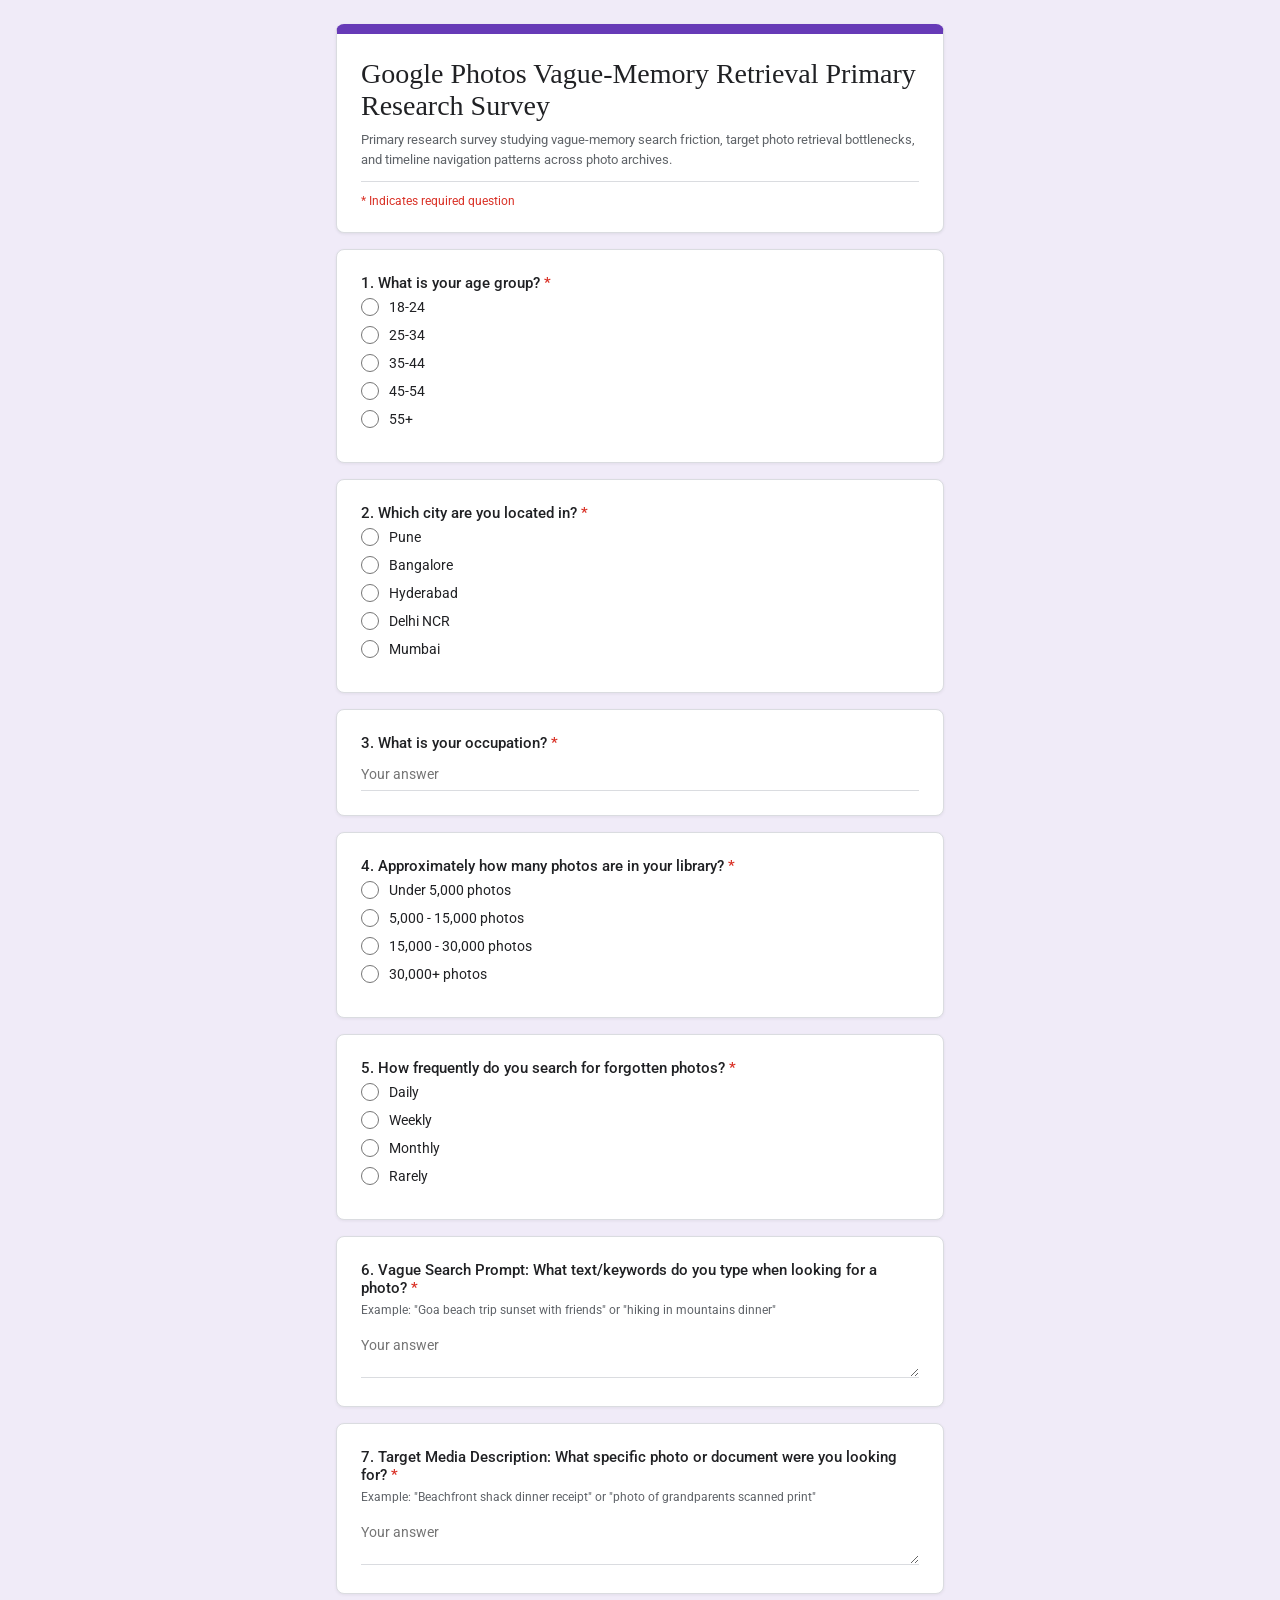
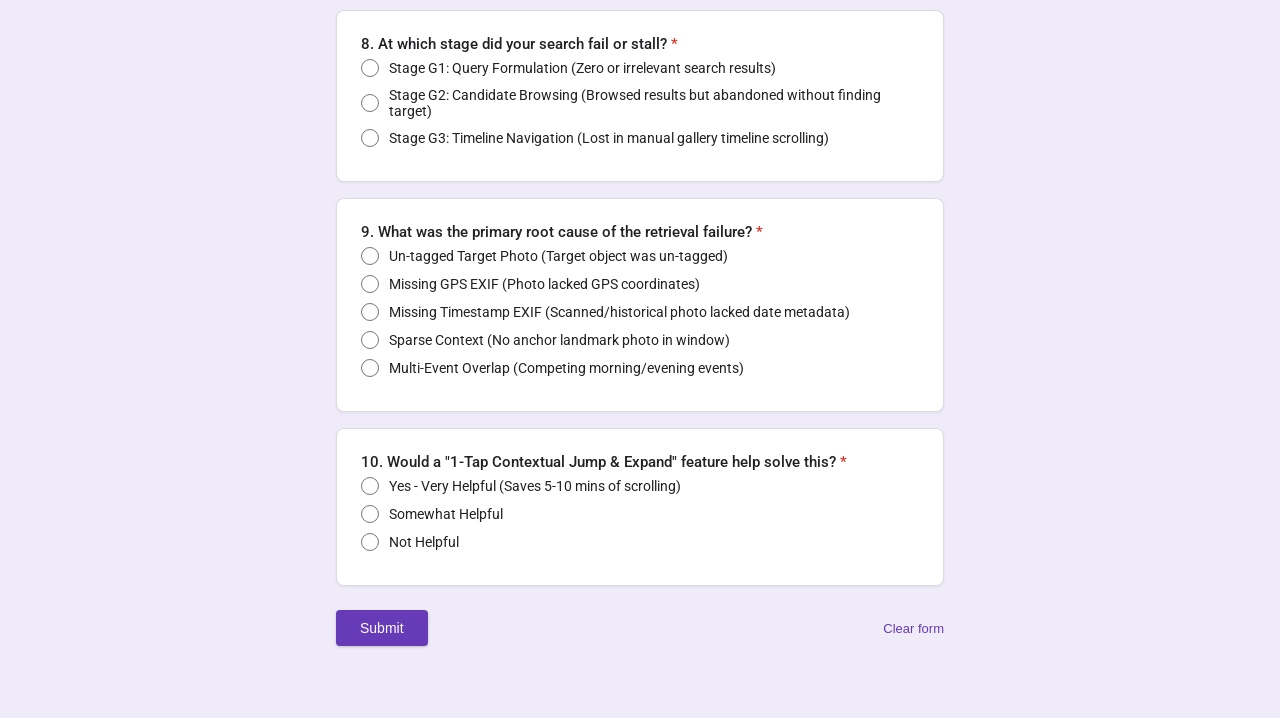
<file: apps/discovery-engine/public/google_form.html>
<!DOCTYPE html>
<html lang="en">
<head>
  <meta charset="UTF-8">
  <meta name="viewport" content="width=device-width, initial-scale=1.0">
  <title>Google Photos Vague-Memory Retrieval Primary Research Survey</title>
  <link rel="preconnect" href="https://fonts.googleapis.com">
  <link href="https://fonts.googleapis.com/css2?family=Google+Sans:wght@400;500;700&family=Roboto:wght@400;500&display=swap" rel="stylesheet">
  <style>
    * { box-sizing: border-box; margin: 0; padding: 0; }
    body { font-family: 'Roboto', 'Google Sans', sans-serif; background-color: #f0ebf8; color: #202124; padding-bottom: 48px; }
    
    .form-container { max-width: 640px; margin: 24px auto; padding: 0 16px; }
    
    .form-header-card {
      background-color: #ffffff;
      border-radius: 8px;
      border-top: 10px solid #673ab7;
      border-left: 1px solid #dadce0;
      border-right: 1px solid #dadce0;
      border-bottom: 1px solid #dadce0;
      padding: 24px;
      margin-bottom: 16px;
      box-shadow: 0 1px 3px rgba(60,64,67,0.1);
    }

    .form-header-card h1 { font-size: 28px; font-weight: 400; color: #202124; margin-bottom: 8px; font-family: 'Google Sans'; }
    .form-header-card p { font-size: 13px; color: #5f6368; line-height: 1.5; margin-bottom: 12px; }
    .form-header-card .required-notice { font-size: 12px; color: #d93025; border-top: 1px solid #dadce0; padding-top: 12px; }

    .form-card {
      background-color: #ffffff;
      border-radius: 8px;
      border: 1px solid #dadce0;
      padding: 24px;
      margin-bottom: 16px;
      box-shadow: 0 1px 3px rgba(60,64,67,0.08);
    }

    .q-title { font-size: 15px; font-weight: 500; color: #202124; margin-bottom: 6px; }
    .q-title span.req { color: #d93025; }
    .q-help { font-size: 12px; color: #5f6368; margin-bottom: 12px; }

    .radio-group label { display: flex; align-items: center; gap: 10px; font-size: 14px; color: #202124; margin-bottom: 10px; cursor: pointer; }
    .radio-group input[type="radio"] { accent-color: #673ab7; width: 18px; height: 18px; }

    input[type="text"], textarea {
      width: 100%;
      border: none;
      border-bottom: 1px solid #dadce0;
      font-size: 14px;
      padding: 8px 0;
      outline: none;
      font-family: inherit;
      transition: border-color 0.2s;
    }
    input[type="text"]:focus, textarea:focus { border-bottom: 2px solid #673ab7; }

    .btn-container { display: flex; justify-content: space-between; align-items: center; margin-top: 24px; }
    .submit-btn {
      background-color: #673ab7;
      color: #ffffff;
      border: none;
      padding: 10px 24px;
      border-radius: 4px;
      font-size: 14px;
      font-weight: 500;
      cursor: pointer;
      box-shadow: 0 1px 3px rgba(0,0,0,0.2);
    }
    .submit-btn:hover { background-color: #5e35b1; }
    .clear-btn { background: none; border: none; color: #673ab7; font-size: 13px; font-weight: 500; cursor: pointer; }
    .success-banner { background-color: #e6f4ea; color: #137333; border: 1px solid #ceedd5; border-radius: 8px; padding: 24px; text-align: center; }
  </style>
</head>
<body>

  <div class="form-container">
    
    <!-- Form Header -->
    <div class="form-header-card">
      <h1>Google Photos Vague-Memory Retrieval Primary Research Survey</h1>
      <p>Primary research survey studying vague-memory search friction, target photo retrieval bottlenecks, and timeline navigation patterns across photo archives.</p>
      <div class="required-notice">* Indicates required question</div>
    </div>

    <form id="google-form" onsubmit="submitForm(event)">

      <!-- Q1: Age -->
      <div class="form-card">
        <div class="q-title">1. What is your age group? <span class="req">*</span></div>
        <div class="radio-group">
          <label><input type="radio" name="q1" value="18-24" required> 18-24</label>
          <label><input type="radio" name="q1" value="25-34"> 25-34</label>
          <label><input type="radio" name="q1" value="35-44"> 35-44</label>
          <label><input type="radio" name="q1" value="45-54"> 45-54</label>
          <label><input type="radio" name="q1" value="55+"> 55+</label>
        </div>
      </div>

      <!-- Q2: City -->
      <div class="form-card">
        <div class="q-title">2. Which city are you located in? <span class="req">*</span></div>
        <div class="radio-group">
          <label><input type="radio" name="q2" value="Pune" required> Pune</label>
          <label><input type="radio" name="q2" value="Bangalore"> Bangalore</label>
          <label><input type="radio" name="q2" value="Hyderabad"> Hyderabad</label>
          <label><input type="radio" name="q2" value="Delhi NCR"> Delhi NCR</label>
          <label><input type="radio" name="q2" value="Mumbai"> Mumbai</label>
        </div>
      </div>

      <!-- Q3: Occupation -->
      <div class="form-card">
        <div class="q-title">3. What is your occupation? <span class="req">*</span></div>
        <input type="text" name="q3" placeholder="Your answer" required>
      </div>

      <!-- Q4: Collection Size -->
      <div class="form-card">
        <div class="q-title">4. Approximately how many photos are in your library? <span class="req">*</span></div>
        <div class="radio-group">
          <label><input type="radio" name="q4" value="Under 5,000 photos" required> Under 5,000 photos</label>
          <label><input type="radio" name="q4" value="5,000 - 15,000 photos"> 5,000 - 15,000 photos</label>
          <label><input type="radio" name="q4" value="15,000 - 30,000 photos"> 15,000 - 30,000 photos</label>
          <label><input type="radio" name="q4" value="30,000+ photos"> 30,000+ photos</label>
        </div>
      </div>

      <!-- Q5: Search Frequency -->
      <div class="form-card">
        <div class="q-title">5. How frequently do you search for forgotten photos? <span class="req">*</span></div>
        <div class="radio-group">
          <label><input type="radio" name="q5" value="Daily" required> Daily</label>
          <label><input type="radio" name="q5" value="Weekly"> Weekly</label>
          <label><input type="radio" name="q5" value="Monthly"> Monthly</label>
          <label><input type="radio" name="q5" value="Rarely"> Rarely</label>
        </div>
      </div>

      <!-- Q6: Vague Query Prompt -->
      <div class="form-card">
        <div class="q-title">6. Vague Search Prompt: What text/keywords do you type when looking for a photo? <span class="req">*</span></div>
        <div class="q-help">Example: "Goa beach trip sunset with friends" or "hiking in mountains dinner"</div>
        <textarea name="q6" rows="2" placeholder="Your answer" required></textarea>
      </div>

      <!-- Q7: Target Media Description -->
      <div class="form-card">
        <div class="q-title">7. Target Media Description: What specific photo or document were you looking for? <span class="req">*</span></div>
        <div class="q-help">Example: "Beachfront shack dinner receipt" or "photo of grandparents scanned print"</div>
        <textarea name="q7" rows="2" placeholder="Your answer" required></textarea>
      </div>

      <!-- Q8: Failure Stage -->
      <div class="form-card">
        <div class="q-title">8. At which stage did your search fail or stall? <span class="req">*</span></div>
        <div class="radio-group">
          <label><input type="radio" name="q8" value="Stage G1: Query Formulation & Initial Search Surfacing" required> Stage G1: Query Formulation (Zero or irrelevant search results)</label>
          <label><input type="radio" name="q8" value="Stage G2: Candidate Browsing & Inspection"> Stage G2: Candidate Browsing (Browsed results but abandoned without finding target)</label>
          <label><input type="radio" name="q8" value="Stage G3: Timeline Navigation & Context Expansion"> Stage G3: Timeline Navigation (Lost in manual gallery timeline scrolling)</label>
        </div>
      </div>

      <!-- Q9: Root Cause -->
      <div class="form-card">
        <div class="q-title">9. What was the primary root cause of the retrieval failure? <span class="req">*</span></div>
        <div class="radio-group">
          <label><input type="radio" name="q9" value="Un-tagged Target Photo" required> Un-tagged Target Photo (Target object was un-tagged)</label>
          <label><input type="radio" name="q9" value="Missing GPS EXIF"> Missing GPS EXIF (Photo lacked GPS coordinates)</label>
          <label><input type="radio" name="q9" value="Missing Timestamp EXIF"> Missing Timestamp EXIF (Scanned/historical photo lacked date metadata)</label>
          <label><input type="radio" name="q9" value="Sparse Context"> Sparse Context (No anchor landmark photo in window)</label>
          <label><input type="radio" name="q9" value="Multi-Event Overlap"> Multi-Event Overlap (Competing morning/evening events)</label>
        </div>
      </div>

      <!-- Q10: 1-Tap Helpfulness -->
      <div class="form-card">
        <div class="q-title">10. Would a "1-Tap Contextual Jump & Expand" feature help solve this? <span class="req">*</span></div>
        <div class="radio-group">
          <label><input type="radio" name="q10" value="Yes - Very Helpful" required> Yes - Very Helpful (Saves 5-10 mins of scrolling)</label>
          <label><input type="radio" name="q10" value="Somewhat Helpful"> Somewhat Helpful</label>
          <label><input type="radio" name="q10" value="Not Helpful"> Not Helpful</label>
        </div>
      </div>

      <!-- Submit Button Container -->
      <div class="btn-container">
        <button type="submit" class="submit-btn">Submit</button>
        <button type="reset" class="clear-btn">Clear form</button>
      </div>

    </form>

    <div id="success-view" style="display: none;" class="success-banner">
      <h2>Response recorded.</h2>
      <p style="font-size:13px;margin-top:8px;">Thank you for participating in the Google Photos Vague-Memory Retrieval Primary Research Survey.</p>
      <button onclick="location.reload()" class="clear-btn" style="margin-top:16px;">Submit another response</button>
    </div>

  </div>

  <script>
    function submitForm(e) {
      e.preventDefault();
      document.getElementById('google-form').style.display = 'none';
      document.getElementById('success-view').style.display = 'block';
    }
  </script>
</body>
</html>
</file>
